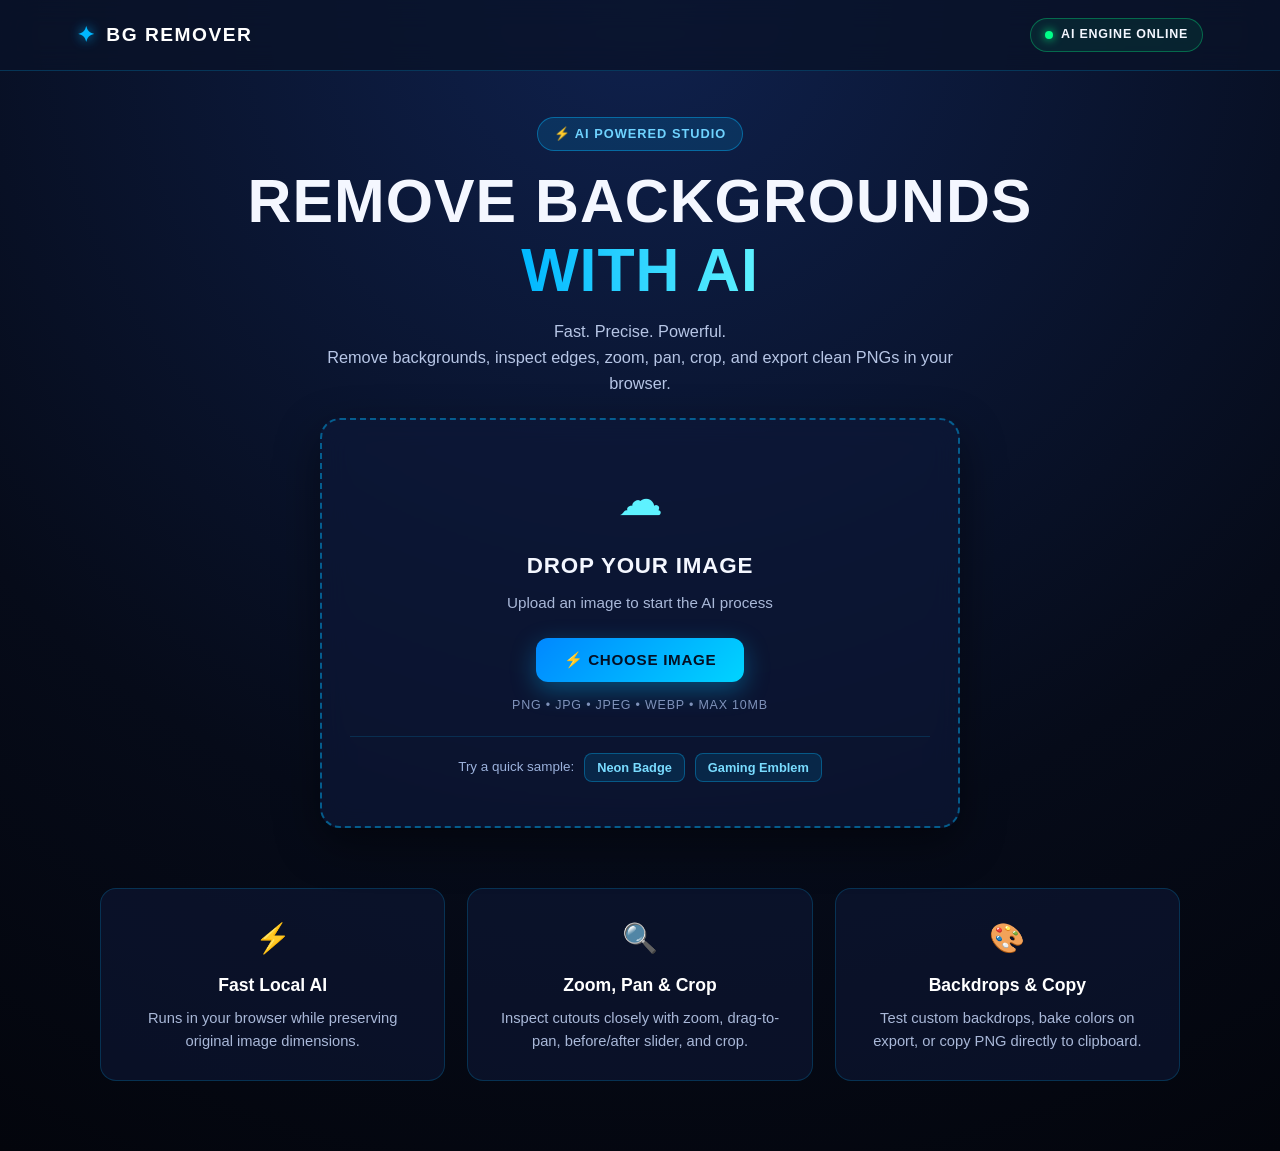
<file: index.html>
<!DOCTYPE html>
<html lang="en">
<head>
  <meta charset="UTF-8">
  <meta name="viewport" content="width=device-width, initial-scale=1.0">
  <title>AI Background Remover</title>
  <link rel="stylesheet" href="./static/style.css">
</head>
<body>
  <header class="navbar">
    <div class="logo"><span class="logo-icon">✦</span> BG REMOVER</div>
    <div class="ai-status"><span class="status-dot"></span><span id="statusText">AI ENGINE ONLINE</span></div>
  </header>

  <main>
    <section class="hero">
      <div class="badge">⚡ AI POWERED STUDIO</div>
      <h1>REMOVE BACKGROUNDS<br><span>WITH AI</span></h1>
      <p class="subtitle">Fast. Precise. Powerful.<br>Remove backgrounds, inspect edges, zoom, pan, crop, and export clean PNGs in your browser.</p>

      <div class="notice-banner" id="noticeBanner" role="alert"></div>

      <div class="upload-box" id="uploadBox">
        <div class="upload-icon">☁</div>
        <h2>DROP YOUR IMAGE</h2>
        <p>Upload an image to start the AI process</p>
        <button class="upload-btn" id="uploadBtn" type="button">⚡ CHOOSE IMAGE</button>
        <small>PNG • JPG • JPEG • WEBP • MAX 10MB</small>

        <div class="sample-row">
          <span>Try a quick sample:</span>
          <button class="sample-btn" id="sampleBadgeBtn" type="button">Neon Badge</button>
          <button class="sample-btn" id="sampleCardBtn" type="button">Gaming Emblem</button>
        </div>
      </div>

      <div class="processing" id="processing">
        <div class="scanner"><div class="scan-icon">⚡</div></div>
        <h2 id="processingText">PROCESSING IMAGE...</h2>
        <p id="processingSub">Removing background locally in your browser...</p>
      </div>

      <section class="result-section" id="resultSection">
        <div class="result-title">
          <span>✓ AI PROCESS COMPLETE</span>
          <h2>STUDIO PREVIEW &amp; EXPORT</h2>
        </div>

        <div class="studio-toolbar">
          <div class="toolbar-group">
            <span class="toolbar-label">View:</span>
            <button class="tool-btn active" id="modeSideBtn" type="button">Side-by-Side</button>
            <button class="tool-btn" id="modeSliderBtn" type="button">Before / After</button>
          </div>

          <div class="toolbar-group">
            <span class="toolbar-label">Zoom:</span>
            <button class="tool-btn" id="zoomOutBtn" type="button">−</button>
            <span class="zoom-readout" id="zoomReadout">100%</span>
            <button class="tool-btn" id="zoomInBtn" type="button">+</button>
            <button class="tool-btn" id="zoomResetBtn" type="button">Reset</button>
          </div>

          <div class="toolbar-group">
            <span class="toolbar-label">Transform:</span>
            <button class="tool-btn" id="rotateBtn" type="button">Rotate 90°</button>
            <button class="tool-btn" id="flipBtn" type="button">Flip H</button>
          </div>

          <div class="toolbar-group">
            <span class="toolbar-label">Crop:</span>
            <button class="tool-btn" id="cropToggleBtn" type="button">Crop Tool</button>
            <button class="tool-btn apply-btn" id="cropApplyBtn" type="button" style="display:none;">Apply Crop</button>
            <button class="tool-btn" id="cropCancelBtn" type="button" style="display:none;">Cancel</button>
          </div>

          <div class="toolbar-group">
            <button class="tool-btn" id="glowToggleBtn" type="button">Edge Glow: Off</button>
          </div>
        </div>

        <div class="preview-toolbar">
          <span class="toolbar-label">Backdrop:</span>
          <div class="bg-swatches" role="group" aria-label="Preview backdrop presets">
            <button class="swatch-btn active" data-bg="checker" type="button">Checker</button>
            <button class="swatch-btn" data-bg="dark" type="button">Dark</button>
            <button class="swatch-btn" data-bg="light" type="button">White</button>
            <button class="swatch-btn" data-bg="neon" type="button">Neon</button>
            <button class="swatch-btn" data-bg="sunset" type="button">Sunset</button>
            <button class="swatch-btn" data-bg="green" type="button">Green</button>
            <label class="color-picker-wrap" title="Pick custom backdrop color">
              <span>Custom</span>
              <input type="color" id="customColorInput" value="#00b7ff">
            </label>
          </div>

          <label class="export-toggle-wrap" title="Bake active backdrop color into downloaded PNG">
            <input type="checkbox" id="includeBackdropCheck">
            <span>Export With Backdrop</span>
          </label>
        </div>

        <!-- SIDE-BY-SIDE VIEW -->
        <div class="comparison" id="sideBySideView">
          <div class="image-card">
            <div class="card-label">ORIGINAL</div>
            <div class="image-container" id="originalStage">
              <img id="originalImage" alt="Original image">
            </div>
            <div class="card-meta" id="originalMeta">—</div>
          </div>

          <div class="comparison-arrow">→</div>

          <div class="image-card result-card">
            <div class="card-label">AI REMOVED (PNG)</div>
            <div class="transparent-bg" id="resultStage">
              <img id="resultImage" alt="Background removed image">
              <div class="crop-overlay" id="cropOverlay">
                <div class="crop-box" id="cropBox"></div>
              </div>
            </div>
            <div class="card-meta" id="resultMeta">—</div>
          </div>
        </div>

        <!-- BEFORE / AFTER SLIDER VIEW -->
        <div class="slider-view" id="sliderView">
          <div class="slider-stage transparent-bg" id="sliderStage">
            <img id="sliderAfterImage" class="slider-img after-img" alt="After background removal">
            <div class="slider-before-clip" id="sliderBeforeClip">
              <img id="sliderBeforeImage" class="slider-img before-img" alt="Before background removal">
            </div>
            <div class="slider-divider" id="sliderDivider">
              <div class="slider-knob">↔</div>
            </div>
            <input type="range" min="0" max="100" value="50" id="compareRange" class="compare-range" aria-label="Compare before and after">
          </div>
          <div class="card-meta" id="sliderMeta">Drag slider to compare Original vs. AI Removed</div>
        </div>

        <div class="result-buttons">
          <button class="download-btn" id="downloadBtn" type="button">⬇ DOWNLOAD PNG</button>
          <button class="copy-btn" id="copyBtn" type="button">📋 COPY PNG</button>
          <button class="new-btn" id="newBtn" type="button">↻ REMOVE ANOTHER IMAGE</button>
        </div>
      </section>

      <section class="features">
        <div class="feature-card">
          <div class="feature-icon">⚡</div>
          <h3>Fast Local AI</h3>
          <p>Runs in your browser while preserving original image dimensions.</p>
        </div>
        <div class="feature-card">
          <div class="feature-icon">🔍</div>
          <h3>Zoom, Pan &amp; Crop</h3>
          <p>Inspect cutouts closely with zoom, drag-to-pan, before/after slider, and crop.</p>
        </div>
        <div class="feature-card">
          <div class="feature-icon">🎨</div>
          <h3>Backdrops &amp; Copy</h3>
          <p>Test custom backdrops, bake colors on export, or copy PNG directly to clipboard.</p>
        </div>
      </section>
    </section>
  </main>

  <script type="module" src="./static/script.js"></script>
</body>
</html>
</file>
<file: static/style.css>
* {
  margin: 0;
  padding: 0;
  box-sizing: border-box;
}

html {
  scroll-behavior: smooth;
}

body {
  font-family: "Segoe UI", Tahoma, Geneva, Verdana, sans-serif;
  background: radial-gradient(circle at top, #0f214d 0%, #060b19 65%, #03050c 100%);
  color: #f4f7ff;
  min-height: 100vh;
  line-height: 1.6;
  overflow-x: hidden;
  -webkit-font-smoothing: antialiased;
}

button,
label,
.image-card,
.feature-card,
.upload-box {
  transition:
    transform 0.22s cubic-bezier(0.22, 1, 0.36, 1),
    background-color 0.22s ease,
    border-color 0.22s ease,
    box-shadow 0.25s ease,
    color 0.2s ease,
    opacity 0.22s ease;
}

/* NAVBAR */
.navbar {
  display: flex;
  justify-content: space-between;
  align-items: center;
  padding: 18px 6%;
  background: rgba(10, 18, 40, 0.78);
  backdrop-filter: blur(14px);
  border-bottom: 1px solid rgba(0, 183, 255, 0.22);
  position: sticky;
  top: 0;
  z-index: 100;
}

.logo {
  display: flex;
  align-items: center;
  gap: 10px;
  font-size: 1.2rem;
  font-weight: 800;
  letter-spacing: 1.5px;
  color: #ffffff;
  cursor: default;
}

.logo:hover .logo-icon {
  transform: rotate(25deg) scale(1.12);
}

.logo-icon {
  color: #00b7ff;
  font-size: 1.3rem;
  text-shadow: 0 0 12px rgba(0, 183, 255, 0.85);
  transition: transform 0.25s cubic-bezier(0.22, 1, 0.36, 1);
}

.ai-status {
  display: flex;
  align-items: center;
  gap: 8px;
  padding: 6px 14px;
  border-radius: 999px;
  background: rgba(0, 255, 136, 0.08);
  border: 1px solid rgba(0, 255, 136, 0.32);
  font-size: 0.78rem;
  font-weight: 700;
  letter-spacing: 0.8px;
}

.ai-status:hover {
  background: rgba(0, 255, 136, 0.14);
  box-shadow: 0 0 16px rgba(0, 255, 136, 0.2);
}

.status-dot {
  width: 8px;
  height: 8px;
  border-radius: 50%;
  background: #00ff88;
  box-shadow: 0 0 10px #00ff88;
}

/* HERO */
.hero {
  max-width: 1160px;
  margin: 0 auto;
  padding: 46px 20px 30px;
  text-align: center;
}

.badge {
  display: inline-block;
  padding: 6px 16px;
  border-radius: 999px;
  background: rgba(0, 183, 255, 0.14);
  border: 1px solid rgba(0, 183, 255, 0.42);
  color: #6fd3ff;
  font-size: 0.8rem;
  font-weight: 700;
  letter-spacing: 1px;
  margin-bottom: 16px;
}

.badge:hover {
  transform: translateY(-1px);
  box-shadow: 0 0 18px rgba(0, 183, 255, 0.28);
}

.hero h1 {
  font-size: clamp(2.2rem, 5vw, 3.8rem);
  font-weight: 900;
  line-height: 1.12;
  letter-spacing: 1px;
  margin-bottom: 14px;
}

.hero h1 span {
  background: linear-gradient(90deg, #00b7ff, #5ef2ff);
  -webkit-background-clip: text;
  -webkit-text-fill-color: transparent;
}

.subtitle {
  max-width: 680px;
  margin: 0 auto 22px;
  color: #b7c6e6;
  font-size: 1.02rem;
}

/* INLINE NOTICE BANNER */
.notice-banner {
  display: none;
  max-width: 640px;
  margin: 0 auto 20px;
  padding: 12px 18px;
  border-radius: 12px;
  background: rgba(255, 77, 109, 0.14);
  border: 1px solid rgba(255, 77, 109, 0.45);
  color: #ffd6de;
  font-size: 0.9rem;
  font-weight: 600;
}

.notice-banner.show {
  display: block;
}

.notice-banner.info {
  background: rgba(0, 183, 255, 0.15);
  border-color: rgba(0, 212, 255, 0.45);
  color: #ccf3ff;
}

/* UPLOAD BOX */
.upload-box {
  max-width: 640px;
  margin: 0 auto;
  padding: 44px 28px;
  border-radius: 20px;
  background: rgba(14, 25, 56, 0.68);
  backdrop-filter: blur(14px);
  border: 2px dashed rgba(0, 183, 255, 0.45);
  box-shadow: 0 16px 45px rgba(0, 0, 0, 0.45);
  cursor: pointer;
}

.upload-box:hover,
.upload-box.drag-over {
  transform: translateY(-4px);
  border-color: #5ef2ff;
  background: rgba(17, 31, 69, 0.8);
  box-shadow: 0 20px 50px rgba(0, 183, 255, 0.24);
}

.upload-box:hover .upload-icon {
  transform: translateY(-4px) scale(1.06);
}

.upload-icon {
  font-size: 2.8rem;
  margin-bottom: 12px;
  color: #5ef2ff;
  transition: transform 0.25s cubic-bezier(0.22, 1, 0.36, 1);
}

.upload-box h2 {
  font-size: 1.4rem;
  margin-bottom: 8px;
  letter-spacing: 0.8px;
}

.upload-box p {
  color: #a9b8d8;
  margin-bottom: 22px;
  font-size: 0.95rem;
}

.upload-btn {
  background: linear-gradient(135deg, #0088ff, #00d4ff);
  color: #041024;
  border: none;
  padding: 13px 28px;
  border-radius: 12px;
  font-size: 0.95rem;
  font-weight: 800;
  letter-spacing: 0.7px;
  cursor: pointer;
  box-shadow: 0 8px 24px rgba(0, 183, 255, 0.35);
}

.upload-btn:hover {
  transform: translateY(-2px) scale(1.02);
  box-shadow: 0 14px 32px rgba(0, 212, 255, 0.55);
}

.upload-btn:active {
  transform: scale(0.98);
}

.upload-box small {
  display: block;
  margin-top: 14px;
  color: #7f92ba;
  font-size: 0.78rem;
  letter-spacing: 0.8px;
}

.sample-row {
  margin-top: 20px;
  padding-top: 16px;
  border-top: 1px solid rgba(0, 183, 255, 0.16);
  display: flex;
  flex-wrap: wrap;
  align-items: center;
  justify-content: center;
  gap: 10px;
  font-size: 0.84rem;
  color: #9cb2dc;
}

.sample-btn {
  background: rgba(0, 183, 255, 0.12);
  color: #79dcff;
  border: 1px solid rgba(0, 183, 255, 0.35);
  border-radius: 8px;
  padding: 6px 12px;
  font-size: 0.8rem;
  font-weight: 700;
  cursor: pointer;
}

.sample-btn:hover {
  transform: translateY(-2px);
  background: rgba(0, 183, 255, 0.25);
  border-color: #5ef2ff;
  box-shadow: 0 6px 16px rgba(0, 183, 255, 0.25);
}

/* PROCESSING */
.processing {
  display: none;
  max-width: 560px;
  margin: 0 auto;
  padding: 40px 24px;
  border-radius: 20px;
  background: rgba(14, 25, 56, 0.72);
  backdrop-filter: blur(14px);
  border: 1px solid rgba(0, 183, 255, 0.35);
  box-shadow: 0 16px 40px rgba(0, 0, 0, 0.45);
}

.processing.show {
  display: block;
}

.scanner {
  width: 84px;
  height: 84px;
  margin: 0 auto 20px;
  border-radius: 18px;
  background: rgba(0, 183, 255, 0.12);
  border: 1px solid rgba(0, 183, 255, 0.45);
  display: flex;
  align-items: center;
  justify-content: center;
}

.scan-icon {
  font-size: 2.2rem;
  color: #5ef2ff;
}

.processing h2 {
  font-size: 1.3rem;
  letter-spacing: 1px;
  margin-bottom: 8px;
  color: #ffffff;
}

.processing p {
  color: #b4c4e4;
  font-size: 0.95rem;
}

/* RESULT SECTION */
.result-section {
  display: none;
  max-width: 1120px;
  margin: 32px auto 0;
  padding: 0 16px;
}

.result-section.show {
  display: block;
}

.result-title {
  text-align: center;
  margin-bottom: 18px;
}

.result-title span {
  display: inline-block;
  padding: 5px 14px;
  border-radius: 999px;
  background: rgba(0, 255, 136, 0.12);
  border: 1px solid rgba(0, 255, 136, 0.35);
  color: #5affb2;
  font-size: 0.78rem;
  font-weight: 700;
  letter-spacing: 0.8px;
  margin-bottom: 8px;
}

.result-title h2 {
  font-size: 1.8rem;
  letter-spacing: 1px;
}

.studio-toolbar,
.preview-toolbar {
  display: flex;
  flex-wrap: wrap;
  align-items: center;
  justify-content: center;
  gap: 12px;
  margin-bottom: 14px;
}

.toolbar-group {
  display: flex;
  flex-wrap: wrap;
  align-items: center;
  gap: 6px;
  background: rgba(14, 25, 56, 0.68);
  border: 1px solid rgba(0, 183, 255, 0.22);
  padding: 6px 10px;
  border-radius: 12px;
}

.toolbar-group:hover {
  border-color: rgba(0, 183, 255, 0.42);
}

.toolbar-label {
  font-size: 0.82rem;
  color: #a9b8d8;
  font-weight: 700;
}

.tool-btn,
.swatch-btn {
  padding: 6px 12px;
  border-radius: 8px;
  border: 1px solid rgba(0, 183, 255, 0.3);
  background: rgba(8, 16, 38, 0.78);
  color: #cfe0ff;
  font-size: 0.8rem;
  font-weight: 700;
  cursor: pointer;
}

.tool-btn:hover,
.swatch-btn:hover {
  transform: translateY(-1px);
  border-color: #5ef2ff;
  background: rgba(18, 36, 82, 0.92);
  color: #ffffff;
  box-shadow: 0 4px 14px rgba(0, 183, 255, 0.22);
}

.tool-btn.active,
.swatch-btn.active {
  background: linear-gradient(135deg, #0088ff, #00d4ff);
  color: #041024;
  border-color: transparent;
  box-shadow: 0 6px 18px rgba(0, 183, 255, 0.35);
}

.tool-btn.apply-btn {
  background: rgba(0, 255, 136, 0.16);
  border-color: rgba(0, 255, 136, 0.45);
  color: #7dffbe;
}

.tool-btn.apply-btn:hover {
  background: rgba(0, 255, 136, 0.26);
  box-shadow: 0 4px 16px rgba(0, 255, 136, 0.25);
}

.zoom-readout {
  min-width: 44px;
  text-align: center;
  font-size: 0.8rem;
  font-weight: 800;
  color: #6fd3ff;
}

.bg-swatches {
  display: flex;
  flex-wrap: wrap;
  align-items: center;
  gap: 8px;
}

.color-picker-wrap,
.export-toggle-wrap {
  display: inline-flex;
  align-items: center;
  gap: 7px;
  padding: 6px 12px;
  border-radius: 9px;
  border: 1px solid rgba(0, 183, 255, 0.35);
  background: rgba(14, 25, 56, 0.72);
  font-size: 0.8rem;
  font-weight: 700;
  color: #cfe0ff;
  cursor: pointer;
}

.color-picker-wrap:hover,
.export-toggle-wrap:hover {
  transform: translateY(-1px);
  border-color: #5ef2ff;
  box-shadow: 0 4px 14px rgba(0, 183, 255, 0.22);
}

.color-picker-wrap input[type="color"] {
  width: 22px;
  height: 22px;
  border: none;
  background: transparent;
  cursor: pointer;
}

.export-toggle-wrap input[type="checkbox"] {
  accent-color: #00d4ff;
  width: 15px;
  height: 15px;
  cursor: pointer;
}

.comparison {
  display: grid;
  grid-template-columns: 1fr auto 1fr;
  gap: 18px;
  align-items: center;
}

.image-card {
  background: rgba(14, 25, 56, 0.72);
  border: 1px solid rgba(0, 183, 255, 0.25);
  border-radius: 16px;
  overflow: hidden;
  box-shadow: 0 12px 30px rgba(0, 0, 0, 0.35);
}

.image-card:hover {
  transform: translateY(-3px);
  border-color: rgba(0, 212, 255, 0.5);
  box-shadow: 0 18px 38px rgba(0, 183, 255, 0.18);
}

.card-label {
  padding: 10px 16px;
  font-size: 0.78rem;
  font-weight: 800;
  letter-spacing: 1px;
  background: rgba(7, 13, 30, 0.85);
  border-bottom: 1px solid rgba(0, 183, 255, 0.18);
  color: #9ec0ff;
}

.image-container,
.transparent-bg {
  position: relative;
  min-height: 300px;
  max-height: 460px;
  display: flex;
  align-items: center;
  justify-content: center;
  padding: 16px;
  overflow: hidden;
}

.image-container.can-pan,
.transparent-bg.can-pan {
  cursor: grab;
}

.image-container.panning,
.transparent-bg.panning {
  cursor: grabbing;
}

.transparent-bg {
  background-color: #162038;
  background-image:
    linear-gradient(45deg, rgba(255, 255, 255, 0.07) 25%, transparent 25%),
    linear-gradient(-45deg, rgba(255, 255, 255, 0.07) 25%, transparent 25%),
    linear-gradient(45deg, transparent 75%, rgba(255, 255, 255, 0.07) 75%),
    linear-gradient(-45deg, transparent 75%, rgba(255, 255, 255, 0.07) 75%);
  background-size: 24px 24px;
  background-position: 0 0, 0 12px, 12px -12px, -12px 0;
}

.transparent-bg.bg-dark {
  background-image: none;
  background-color: #070b14;
}

.transparent-bg.bg-light {
  background-image: none;
  background-color: #f4f7ff;
}

.transparent-bg.bg-neon {
  background-image: none;
  background-color: #09254a;
}

.transparent-bg.bg-sunset {
  background-image: none;
  background: linear-gradient(135deg, #4b1d52, #b83b5e, #f08a5d);
}

.transparent-bg.bg-green {
  background-image: none;
  background-color: #0b4f2c;
}

.image-container img,
.transparent-bg img {
  max-width: 100%;
  max-height: 410px;
  object-fit: contain;
  border-radius: 8px;
  transform-origin: center center;
  transition: filter 0.2s ease;
  user-select: none;
  -webkit-user-drag: none;
}

.glow-enabled .transparent-bg img,
.glow-enabled.slider-stage .after-img {
  filter: drop-shadow(0 0 14px rgba(0, 212, 255, 0.78));
}

/* CROP OVERLAY */
.crop-overlay {
  display: none;
  position: absolute;
  inset: 16px;
  z-index: 10;
  cursor: crosshair;
}

.crop-overlay.active {
  display: block;
}

.crop-box {
  position: absolute;
  left: 15%;
  top: 15%;
  width: 70%;
  height: 70%;
  border: 2px dashed #5ef2ff;
  background: rgba(0, 212, 255, 0.14);
  box-shadow: 0 0 0 9999px rgba(3, 6, 16, 0.55);
}

/* BEFORE / AFTER SLIDER */
.slider-view {
  display: none;
  max-width: 760px;
  margin: 0 auto;
  background: rgba(14, 25, 56, 0.72);
  border: 1px solid rgba(0, 183, 255, 0.25);
  border-radius: 16px;
  overflow: hidden;
  box-shadow: 0 12px 30px rgba(0, 0, 0, 0.35);
}

.slider-view.show {
  display: block;
}

.slider-stage {
  position: relative;
  width: 100%;
  height: 420px;
  padding: 0;
  overflow: hidden;
}

.slider-img {
  position: absolute;
  inset: 0;
  width: 100%;
  height: 100%;
  object-fit: contain;
  padding: 16px;
  transform-origin: center center;
  pointer-events: none;
}

.slider-before-clip {
  position: absolute;
  inset: 0;
  width: 50%;
  overflow: hidden;
  pointer-events: none;
}

.slider-before-clip .before-img {
  width: 760px;
  max-width: none;
}

.slider-divider {
  position: absolute;
  top: 0;
  bottom: 0;
  left: 50%;
  width: 2px;
  background: #5ef2ff;
  box-shadow: 0 0 12px rgba(94, 242, 255, 0.8);
  pointer-events: none;
  z-index: 4;
}

.slider-knob {
  position: absolute;
  top: 50%;
  left: 50%;
  transform: translate(-50%, -50%);
  width: 34px;
  height: 34px;
  border-radius: 50%;
  background: #00d4ff;
  color: #041024;
  font-weight: 900;
  display: flex;
  align-items: center;
  justify-content: center;
  box-shadow: 0 4px 16px rgba(0, 0, 0, 0.45);
}

.compare-range {
  position: absolute;
  inset: 0;
  width: 100%;
  height: 100%;
  opacity: 0;
  cursor: ew-resize;
  z-index: 5;
}

.card-meta {
  padding: 8px 16px;
  font-size: 0.78rem;
  color: #96add8;
  background: rgba(7, 13, 30, 0.65);
  border-top: 1px solid rgba(0, 183, 255, 0.14);
}

.comparison-arrow {
  font-size: 1.8rem;
  color: #00b7ff;
  font-weight: 800;
}

.result-buttons {
  display: flex;
  justify-content: center;
  flex-wrap: wrap;
  gap: 14px;
  margin-top: 24px;
}

.download-btn,
.copy-btn,
.new-btn {
  padding: 13px 24px;
  border-radius: 12px;
  font-size: 0.9rem;
  font-weight: 800;
  letter-spacing: 0.7px;
  cursor: pointer;
  border: none;
}

.download-btn {
  background: linear-gradient(135deg, #00d4ff, #0088ff);
  color: #041024;
  box-shadow: 0 8px 24px rgba(0, 183, 255, 0.35);
}

.download-btn:hover {
  transform: translateY(-2px) scale(1.02);
  box-shadow: 0 12px 30px rgba(0, 212, 255, 0.5);
}

.copy-btn {
  background: rgba(0, 212, 255, 0.14);
  color: #7ee4ff;
  border: 1px solid rgba(0, 212, 255, 0.4);
}

.copy-btn:hover {
  transform: translateY(-2px);
  background: rgba(0, 212, 255, 0.24);
  box-shadow: 0 8px 22px rgba(0, 183, 255, 0.25);
}

.new-btn {
  background: rgba(255, 255, 255, 0.08);
  color: #ffffff;
  border: 1px solid rgba(255, 255, 255, 0.22);
}

.new-btn:hover {
  transform: translateY(-2px);
  background: rgba(255, 255, 255, 0.16);
  border-color: rgba(255, 255, 255, 0.38);
}

.download-btn:active,
.copy-btn:active,
.new-btn:active {
  transform: scale(0.98);
}

/* FEATURES */
.features {
  max-width: 1120px;
  margin: 60px auto 40px;
  padding: 0 20px;
  display: grid;
  grid-template-columns: repeat(auto-fit, minmax(260px, 1fr));
  gap: 22px;
}

.feature-card {
  background: rgba(14, 25, 56, 0.58);
  border: 1px solid rgba(0, 183, 255, 0.2);
  border-radius: 16px;
  padding: 26px 22px;
  text-align: center;
}

.feature-card:hover {
  transform: translateY(-5px);
  border-color: rgba(0, 212, 255, 0.5);
  background: rgba(17, 31, 69, 0.76);
  box-shadow: 0 16px 36px rgba(0, 183, 255, 0.18);
}

.feature-card:hover .feature-icon {
  transform: scale(1.14);
}

.feature-icon {
  font-size: 1.8rem;
  margin-bottom: 10px;
  transition: transform 0.25s cubic-bezier(0.22, 1, 0.36, 1);
}

.feature-card h3 {
  font-size: 1.1rem;
  margin-bottom: 8px;
  color: #ffffff;
}

.feature-card p {
  color: #a9b8d8;
  font-size: 0.92rem;
}

/* RESPONSIVE */
@media (max-width: 768px) {
  .comparison {
    grid-template-columns: 1fr;
  }

  .comparison-arrow {
    transform: rotate(90deg);
    text-align: center;
  }

  .slider-stage {
    height: 300px;
  }
}
</file>
